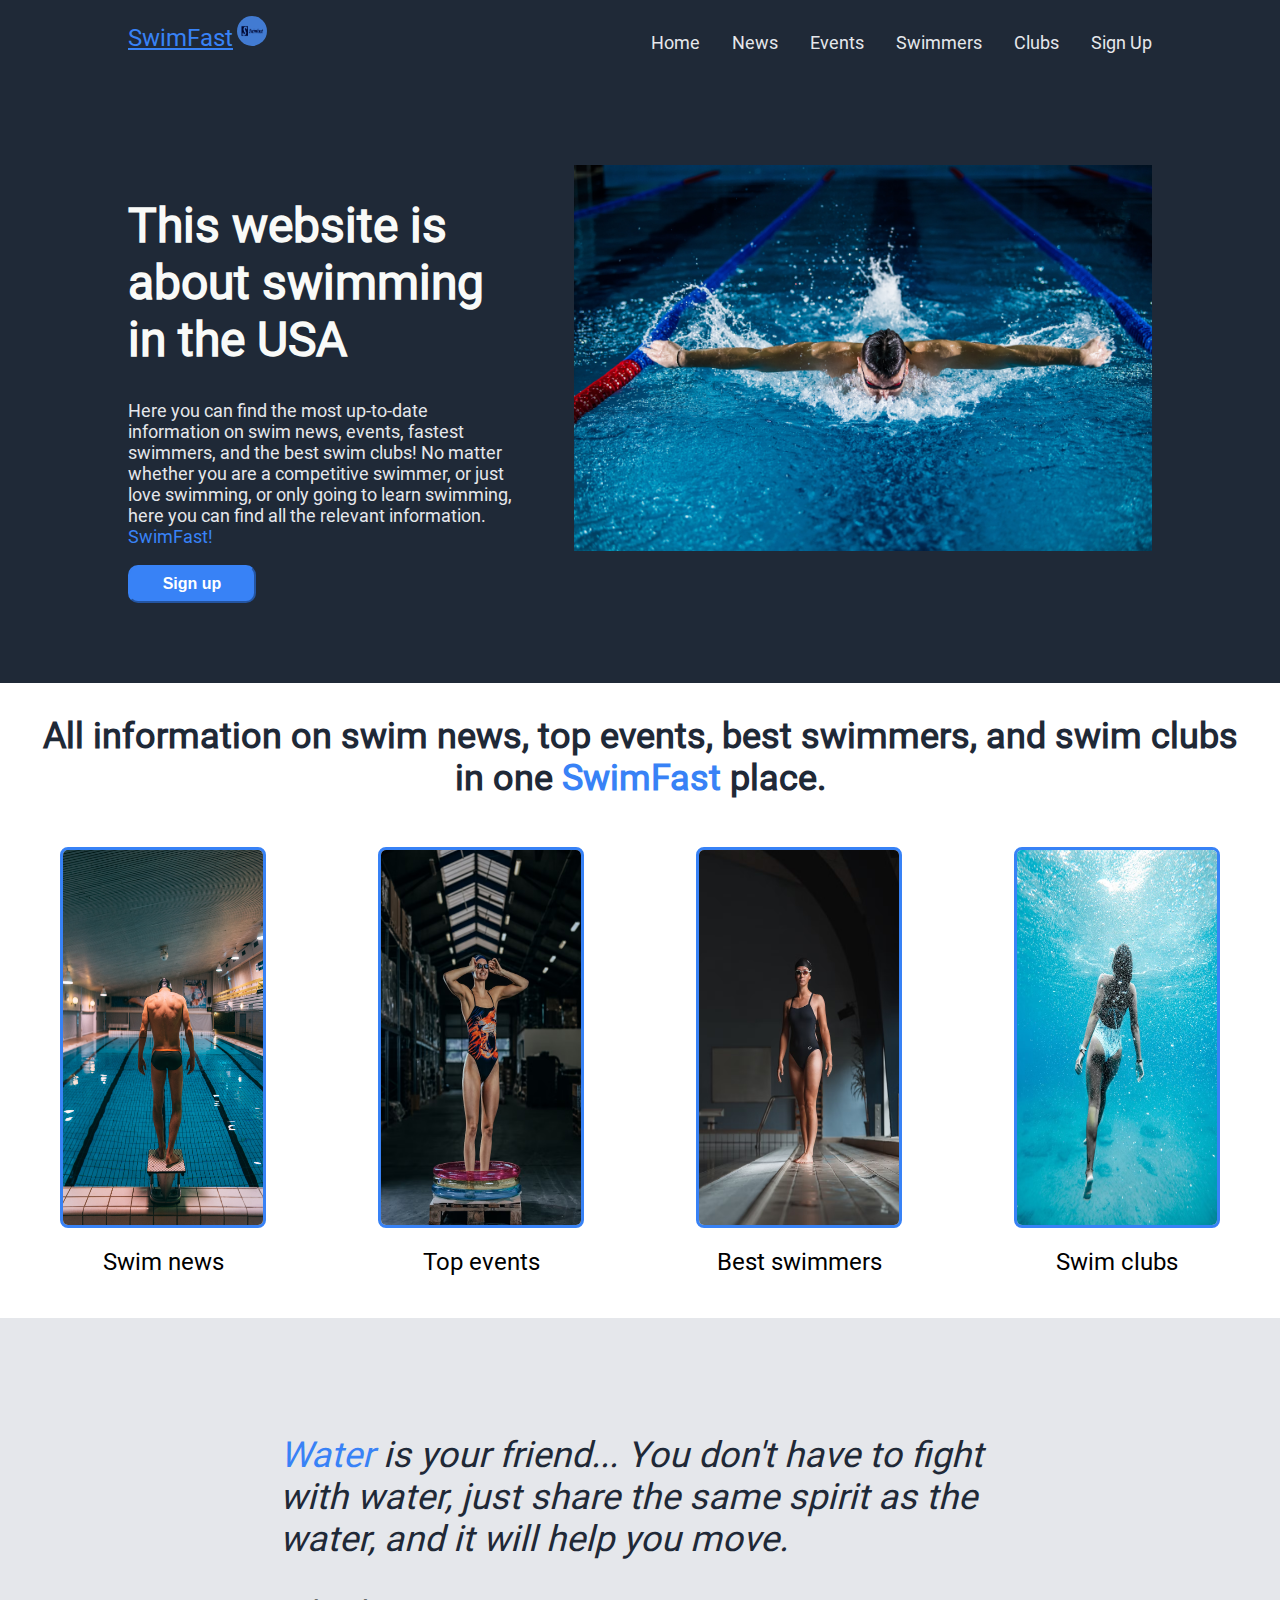
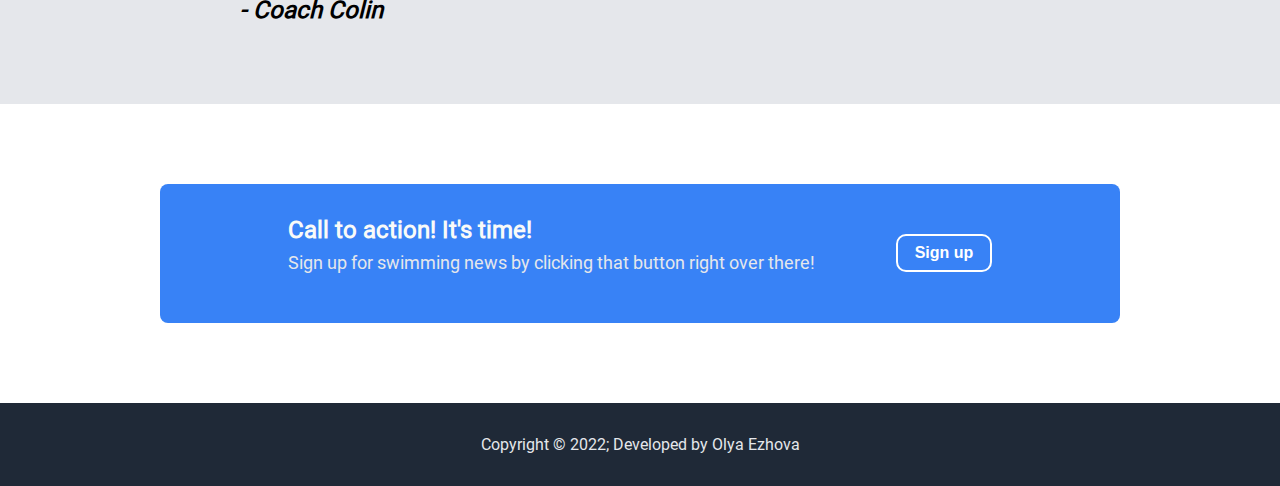
<file: index.html>
<!DOCTYPE html>
<html lang="en">

<head>
  <meta charset="UTF-8" />
  <meta http-equiv="X-UA-Compatible" content="IE=edge" />
  <meta name="viewport" content="width=device-width, initial-scale=1.0" />
  <link rel="title icon" type="image/jpeg" href="images/SwimFast-logos.jpeg" />
  <title>SwimFast</title>
  <link rel="stylesheet" href="css/shared.css" />
  <link rel="stylesheet" href="css/index.css" />
</head>

<body>
  <header>
    <div id="logo">
      <a href="index.html">SwimFast</a>
      <img src="images/SwimFast-logos.jpeg" alt="Swimming logo SwimFast">
    </div>
    <menu>
      <li><a href="index.html">Home</a></li>
      <li><a href="pages/news.html">News</a></li>
      <li><a href="pages/events.html">Events</a></li>
      <li><a href="pages/swimmers.html">Swimmers</a></li>
      <li><a href="pages/clubs.html">Clubs</a></li>
      <li><a href="pages/signup.html">Sign Up</a></li>
    </menu>
  </header>

  <main>
    <aside>
      <div class="description-text">
        <h1>This website is about swimming in the USA</h1>
        <p class="subtext">
          Here you can find the most up-to-date information on swim news, events,
          fastest swimmers, and the best swim clubs!
          No matter whether you are a competitive swimmer,
          or just love swimming, or only
          going to learn swimming, here you can find all the relevant
          information. <span>SwimFast!</span>
        </p>
        <button class="sign-up" onclick="window.open('pages/signup.html')">Sign up</button>
      </div>
      <div class="description-image">
        <img src="images/intro-swimming.jpg" alt="A picture of a man swimming in the swimming pool">
      </div>
    </aside>

    <section class="main-section">
      <h2>All information on swim news, top events,
        best swimmers, and swim clubs in one <span>SwimFast</span> place.
      </h2>
      <div class="gallery">
        <figure class="gallery-item">
          <a href="pages/news.html">
            <img src="images/gallery-item-one.jpg" alt="A picture of a man on the stand at a pool">
          </a>
          <figcaption>Swim news</figcaption>
        </figure>
        <figure class="gallery-item">
          <a href="pages/events.html">
            <img src="images/gallery-item-two.jpg" alt="A picture of a woman on the stand at a pool">
            <a href="pages/swimmers.html"></a>
            <figcaption>Top events</figcaption>
        </figure>
        <figure class="gallery-item">
          <a href="pages/swimmers.html">
            <img src="images/gallery-item-three.jpg" alt="A picture of a woman on the stand at a pool">
          </a>
          <figcaption>Best swimmers</figcaption>
        </figure>
        <figure class="gallery-item">
          <a href="pages/clubs.html">
            <img src="images/gallery-item-four.jpg" alt="A picture of a woman diving in water">
          </a>
          <figcaption>Swim clubs</figcaption>
        </figure>
      </div>
    </section>

    <section class="citation">
      <blockquote>
        <span>Water</span> is your friend... You don't have to fight with water,
        just share the same spirit as the water, and it will help you move.
      </blockquote>
      <cite>- Coach Colin</cite>
    </section>

    <section class="action">
      <div class="action-text">
        <div>Call to action! It's time!</div>
        <p class="subtext">Sign up for swimming news by clicking that button right over there!</p>
      </div>
      <button class="action-button" onclick="window.open('pages/signup.html')">Sign up</button>
    </section>
  </main>
  
  <footer>
    <div>Copyright &copy 2022; Developed by Olya Ezhova</div>
  </footer>
</body>

</html>
</file>
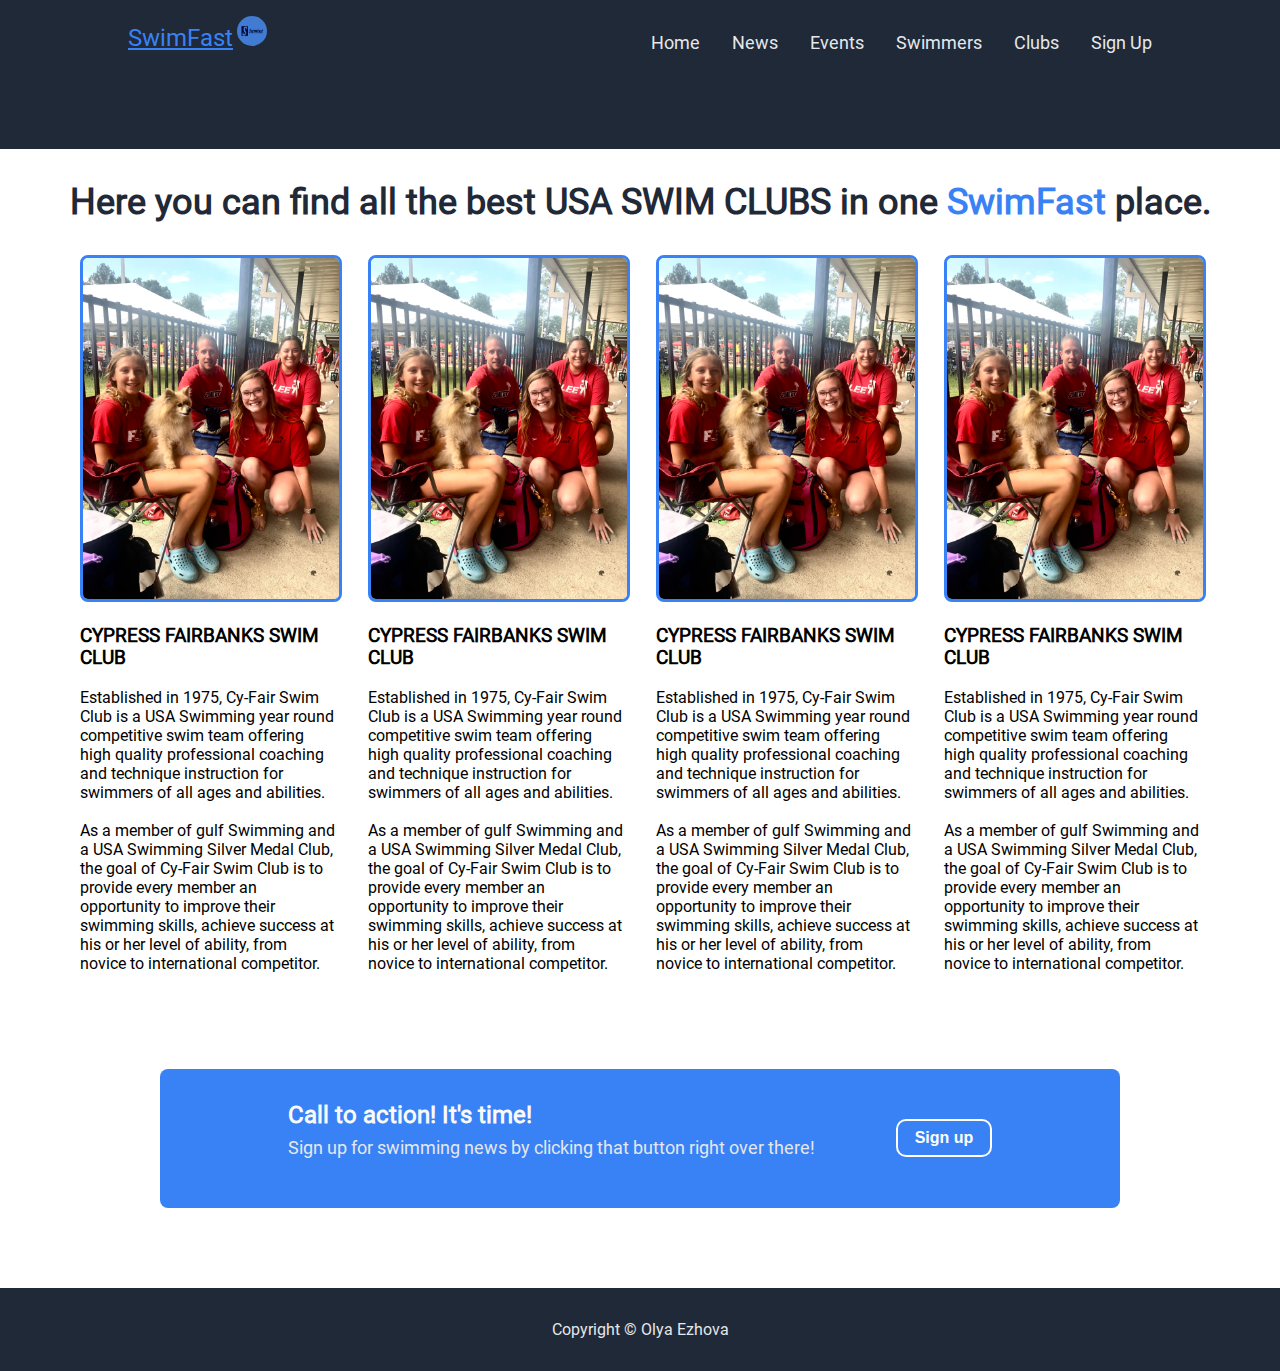
<file: pages/clubs.html>
<!DOCTYPE html>
<html lang="en">

<head>
    <meta charset="UTF-8" />
    <meta http-equiv="X-UA-Compatible" content="IE=edge" />
    <meta name="viewport" content="width=device-width, initial-scale=1.0" />
    <title>CSS Assignment</title>
    <link rel="stylesheet" href="../css/shared.css" />
    <link rel="stylesheet" href="../css/clubs.css" />
</head>

<body>
    <header>
        <div id="logo">
            <a href="../index.html">SwimFast</a>
            <img src="../images/SwimFast-logos.jpeg" alt="Swimming logo SwimFast">
        </div>
        <menu>
            <li><a href="../index.html">Home</a></li>
            <li><a href="news.html">News</a></li>
            <li><a href="events.html">Events</a></li>
            <li><a href="swimmers.html">Swimmers</a></li>
            <li><a href="clubs.html">Clubs</a></li>
            <li><a href="signup.html">Sign Up</a></li>
        </menu>
    </header>

    <main>
        <section class="main">
            <h2>Here you can find all the best USA SWIM CLUBS in one <span>SwimFast</span> place.</h2>
            <div class="clubs">
                <article>
                    <img src="../images/clubs1.jpg" alt="A picture of swimmers sitting on chairs">
                    <h3>Cypress Fairbanks Swim Club</h3>
                    <p>Established in 1975, Cy-Fair Swim Club is a USA Swimming year round competitive
                        swim team offering high quality professional coaching and technique instruction
                        for swimmers of all ages and abilities. <br><br>
                        As a member of gulf Swimming and a USA Swimming Silver Medal Club,
                        the goal of Cy-Fair Swim Club is to provide every member an opportunity
                        to improve their swimming skills, achieve success at his or her level of ability,
                        from novice to international competitor.
                    </p>
                </article>
                <article>
                    <img src="../images/clubs1.jpg" alt="A picture of swimmers sitting on chairs">
                    <h3>Cypress Fairbanks Swim Club</h3>
                    <p>Established in 1975, Cy-Fair Swim Club is a USA Swimming year round competitive
                        swim team offering high quality professional coaching and technique instruction
                        for swimmers of all ages and abilities. <br><br>
                        As a member of gulf Swimming and a USA Swimming Silver Medal Club,
                        the goal of Cy-Fair Swim Club is to provide every member an opportunity
                        to improve their swimming skills, achieve success at his or her level of ability,
                        from novice to international competitor.
                    </p>
                </article>
                <article>
                    <img src="../images/clubs1.jpg" alt="A picture of swimmers sitting on chairs">
                    <h3>Cypress Fairbanks Swim Club</h3>
                    <p>Established in 1975, Cy-Fair Swim Club is a USA Swimming year round competitive
                        swim team offering high quality professional coaching and technique instruction
                        for swimmers of all ages and abilities. <br><br>
                        As a member of gulf Swimming and a USA Swimming Silver Medal Club,
                        the goal of Cy-Fair Swim Club is to provide every member an opportunity
                        to improve their swimming skills, achieve success at his or her level of ability,
                        from novice to international competitor.
                    </p>
                </article>
                <article>
                    <img src="../images/clubs1.jpg" alt="A picture of swimmers sitting on chairs">
                    <h3>Cypress Fairbanks Swim Club</h3>
                    <p>Established in 1975, Cy-Fair Swim Club is a USA Swimming year round competitive
                        swim team offering high quality professional coaching and technique instruction
                        for swimmers of all ages and abilities. <br><br>
                        As a member of gulf Swimming and a USA Swimming Silver Medal Club,
                        the goal of Cy-Fair Swim Club is to provide every member an opportunity
                        to improve their swimming skills, achieve success at his or her level of ability,
                        from novice to international competitor.
                    </p>
                </article>
            </div>
        </section>

        <section class="action">
            <div class="action-text">
                <div>Call to action! It's time!</div>
                <p class="subtext">Sign up for swimming news by clicking that button right over there!</p>
            </div>
            <button class="action-button" onclick="window.open('./signup.html')">Sign up</button>
        </section>

    </main>
    <footer>
        <div>Copyright &copy; Olya Ezhova</div>
    </footer>
</body>

</html>
</file>
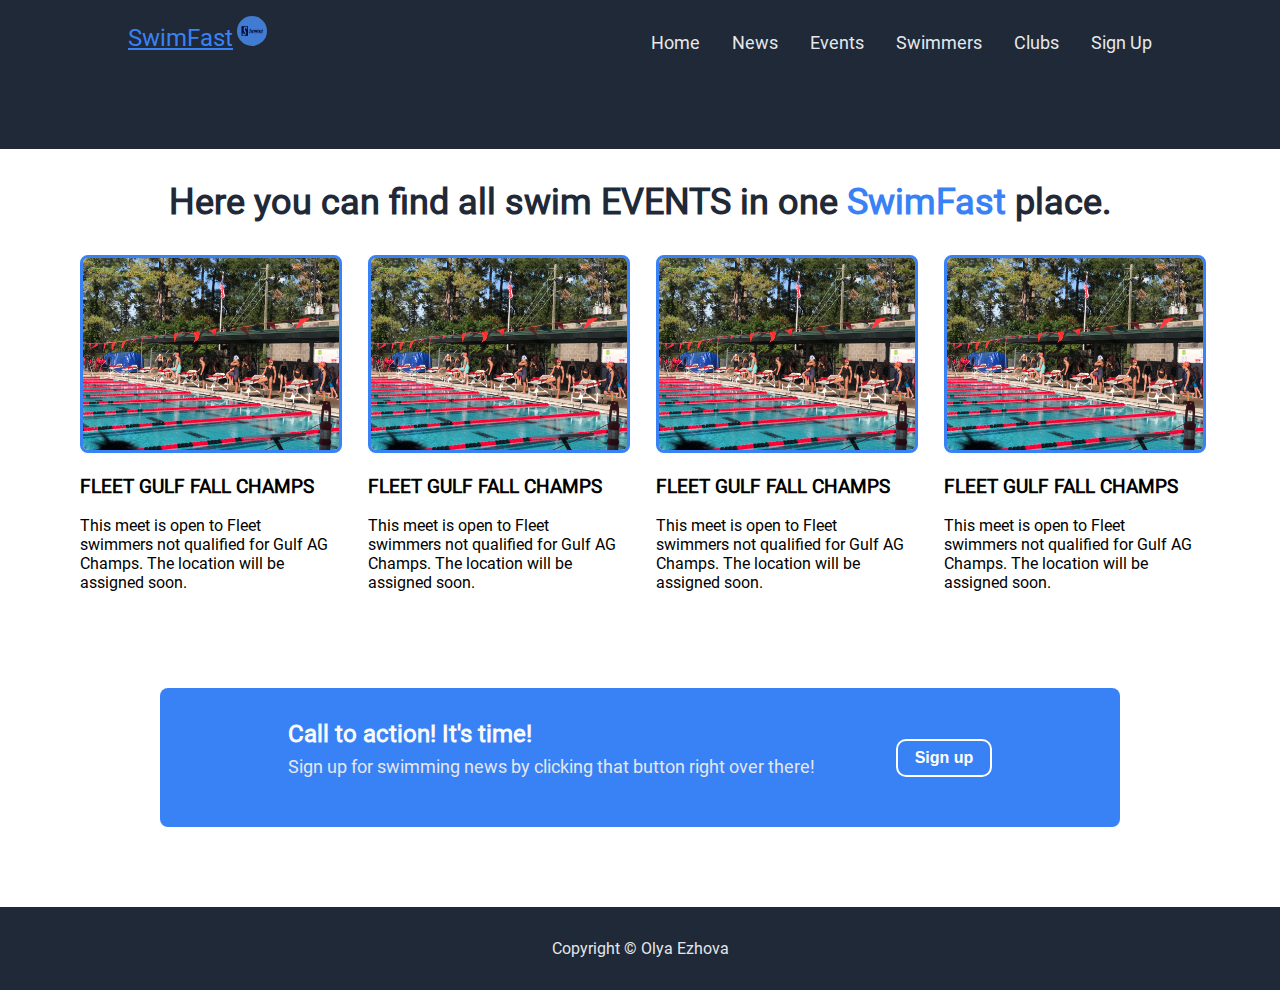
<file: pages/events.html>
<!DOCTYPE html>
<html lang="en">

<head>
    <meta charset="UTF-8" />
    <meta http-equiv="X-UA-Compatible" content="IE=edge" />
    <meta name="viewport" content="width=device-width, initial-scale=1.0" />
    <title>CSS Assignment</title>
    <link rel="stylesheet" href="../css/shared.css" />
    <link rel="stylesheet" href="../css/events.css" />
</head>

<body>
    <header>
        <div id="logo">
            <a href="../index.html">SwimFast</a>
            <img src="../images/SwimFast-logos.jpeg" alt="Swimming logo SwimFast">
        </div>
        <menu>
            <li><a href="../index.html">Home</a></li>
            <li><a href="news.html">News</a></li>
            <li><a href="events.html">Events</a></li>
            <li><a href="swimmers.html">Swimmers</a></li>
            <li><a href="clubs.html">Clubs</a></li>
            <li><a href="signup.html">Sign Up</a></li>
        </menu>
    </header>

    <main>
        <section class="main">
            <h2>Here you can find all swim EVENTS in one <span>SwimFast</span> place.</h2>
            <div class="events">
                <article>
                    <img src="../images/events1.jpg" alt="A picture of a swimming pool">
                    <h3>Fleet Gulf Fall Champs</h3>
                    <p>This meet is open to Fleet swimmers not qualified for Gulf AG Champs.
                        The location will be assigned soon.
                    </p>
                </article>
                <article>
                    <img src="../images/events1.jpg" alt="A picture of a swimming pool">
                    <h3>Fleet Gulf Fall Champs</h3>
                    <p>This meet is open to Fleet swimmers not qualified for Gulf AG Champs.
                        The location will be assigned soon.
                    </p>
                </article>
                <article>
                    <img src="../images/events1.jpg" alt="A picture of a swimming pool">
                    <h3>Fleet Gulf Fall Champs</h3>
                    <p>This meet is open to Fleet swimmers not qualified for Gulf AG Champs.
                        The location will be assigned soon.
                    </p>
                </article>
                <article>
                    <img src="../images/events1.jpg" alt="A picture of a swimming pool">
                    <h3>Fleet Gulf Fall Champs</h3>
                    <p>This meet is open to Fleet swimmers not qualified for Gulf AG Champs.
                        The location will be assigned soon.
                    </p>
                </article>
            </div>
        </section>

        <section class="action">
            <div class="action-text">
                <div>Call to action! It's time!</div>
                <p class="subtext">Sign up for swimming news by clicking that button right over there!</p>
            </div>
            <button class="action-button" onclick="window.open('./signup.html')">Sign up</button>
        </section>

    </main>
    <footer>
        <div>Copyright &copy; Olya Ezhova</div>
    </footer>
</body>

</html>
</file>
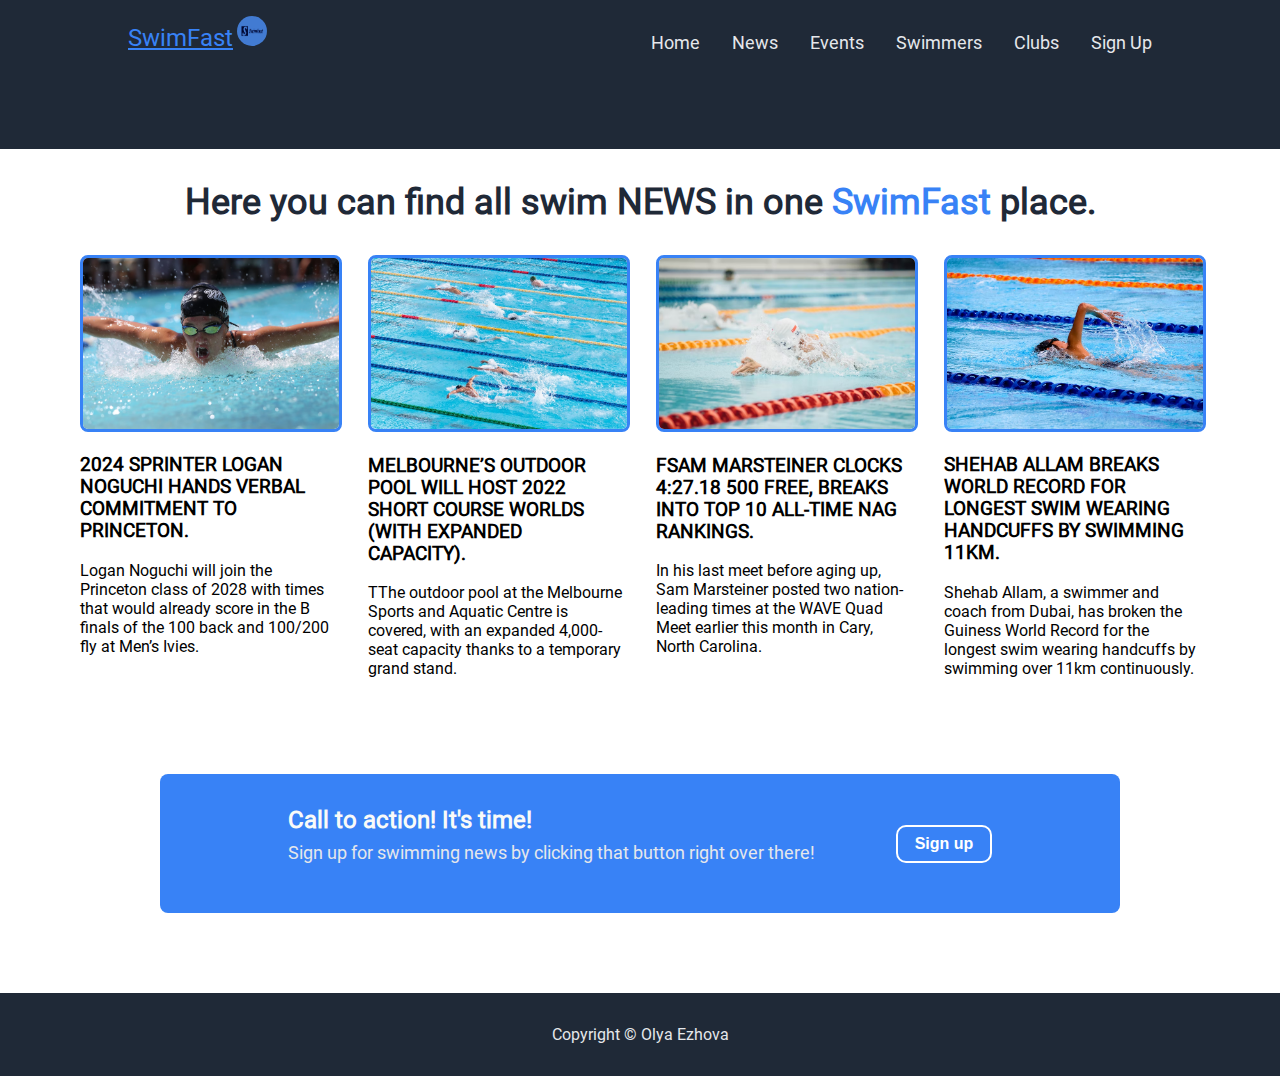
<file: pages/news.html>
<!DOCTYPE html>
<html lang="en">

<head>
    <meta charset="UTF-8" />
    <meta http-equiv="X-UA-Compatible" content="IE=edge" />
    <meta name="viewport" content="width=device-width, initial-scale=1.0" />
    <title>CSS Assignment</title>
    <link rel="stylesheet" href="../css/shared.css" />
    <link rel="stylesheet" href="../css/news.css" />
</head>

<body>
    <header>
        <div id="logo">
            <a href="../index.html">SwimFast</a>
            <img src="../images/SwimFast-logos.jpeg" alt="Swimming logo SwimFast">
        </div>
        <menu>
            <li><a href="../index.html">Home</a></li>
            <li><a href="news.html">News</a></li>
            <li><a href="events.html">Events</a></li>
            <li><a href="swimmers.html">Swimmers</a></li>
            <li><a href="clubs.html">Clubs</a></li>
            <li><a href="signup.html">Sign Up</a></li>
        </menu>
    </header>

    <main>
        <section class="main">
            <h2>Here you can find all swim NEWS in one <span>SwimFast</span> place.</h2>
            <div class="news">
                <article>
                    <img src="../images/news1.jpg" alt="A picture of a man swimming in a pool">
                    <h3>
                        2024 SPRINTER LOGAN NOGUCHI HANDS VERBAL COMMITMENT TO PRINCETON.</h3>
                    <p>Logan Noguchi will join the Princeton class of 2028 with times that would already
                        score in the B finals of the 100 back and 100/200 fly at Men’s Ivies.
                    </p>
                </article>
                <article>
                    <img src="../images/news2.jpg" alt="A picture of swimmers swimming in a pool">
                    <h3>MELBOURNE’S OUTDOOR POOL WILL HOST 2022 SHORT COURSE WORLDS (WITH EXPANDED CAPACITY).</h3>
                    <p>TThe outdoor pool at the Melbourne Sports and Aquatic Centre is covered, with
                        an expanded 4,000-seat capacity thanks to a temporary grand stand.
                    </p>
                </article>
                <article>
                    <img src="../images/news3.jpg" alt="A picture of swimmers swimming in a pool">
                    <h3>FSAM MARSTEINER CLOCKS 4:27.18 500 FREE, BREAKS INTO TOP 10 ALL-TIME NAG RANKINGS.</h3>
                    <p>In his last meet before aging up, Sam Marsteiner posted two nation-leading times at
                        the WAVE Quad Meet earlier this month in Cary, North Carolina.
                    </p>
                </article>
                <article>
                    <img src="../images/news4.jpg" alt="A picture of a man swimming in a pool">
                    <h3>
                        SHEHAB ALLAM BREAKS WORLD RECORD FOR LONGEST SWIM WEARING HANDCUFFS BY SWIMMING 11KM.</h3>
                    <p>Shehab Allam, a swimmer and coach from Dubai, has broken the Guiness World Record
                        for the longest swim wearing handcuffs by swimming over 11km continuously.
                    </p>
                </article>
            </div>
        </section>

        <section class="action">
            <div class="action-text">
                <div>Call to action! It's time!</div>
                <p class="subtext">Sign up for swimming news by clicking that button right over there!</p>
            </div>
            <button class="action-button" onclick="window.open('./signup.html')">Sign up</button>
        </section>
    </main>
    <footer>
        <div>Copyright &copy; Olya Ezhova</div>
    </footer>
</body>

</html>
</file>
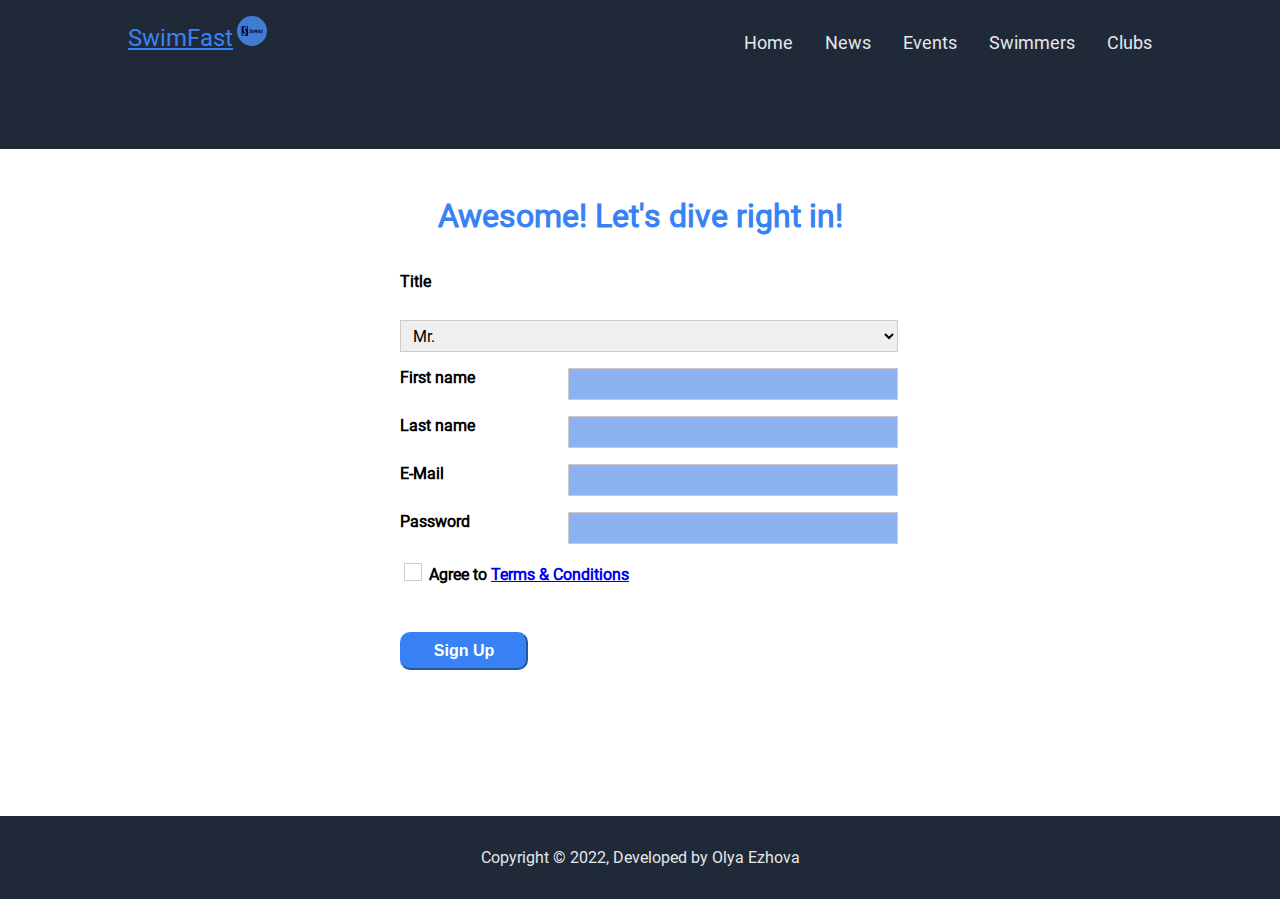
<file: pages/signup.html>
<!DOCTYPE html>
<html lang="en">

<head>
    <meta charset="UTF-8" />
    <meta http-equiv="X-UA-Compatible" content="IE=edge" />
    <meta name="viewport" content="width=device-width, initial-scale=1.0" />
    <title>SwimFast</title>
    <link rel="stylesheet" href="../css/shared.css" />
    <link rel="stylesheet" href="../css/signup.css" />
</head>
<header>
    <div id="logo">
        <a href="../index.html">SwimFast</a>
        <img src="../images/SwimFast-logos.jpeg" alt="Swimming logo SwimFast">
    </div>
    <menu>
        <li><a href="../index.html">Home</a></li>
        <li><a href="news.html">News</a></li>
        <li><a href="events.html">Events</a></li>
        <li><a href="swimmers.html">Swimmers</a></li>
        <li><a href="clubs.html">Clubs</a></li>
    </menu>
</header>
<main class="signup-page">
    <h1 class="signup-title">Awesome! Let's dive right in!</h1>
    <form action="../index.html" class="signup-form">
        <label for="title">Title</label>
        <select id="title">
            <option value="mr">Mr.</option>
            <option value="ms">Ms.</option>
        </select>
        <label for="first-name">First name</label>
        <input type="text" id="first-name" required>
        <label for="last-name">Last name</label>
        <input type="text" id="last-name" required>
        <label for="email">E-Mail</label>
        <input type="email" id="email" required>
        <label for="password">Password</label>
        <input type="password" id="password" required>
        <div class="signup-form__checkbox">
            <input type="checkbox" id="agree-terms" required>
            <label for="agree-terms">Agree to
                <a href="#">Terms &amp; Conditions</a>
            </label>
        </div>
        <button type="submit" class="button">Sign Up</button>
    </form>
</main>
<footer>
    <div>Copyright &copy; 2022, Developed by Olya Ezhova</div>
</footer>
</body>

</html>
</file>
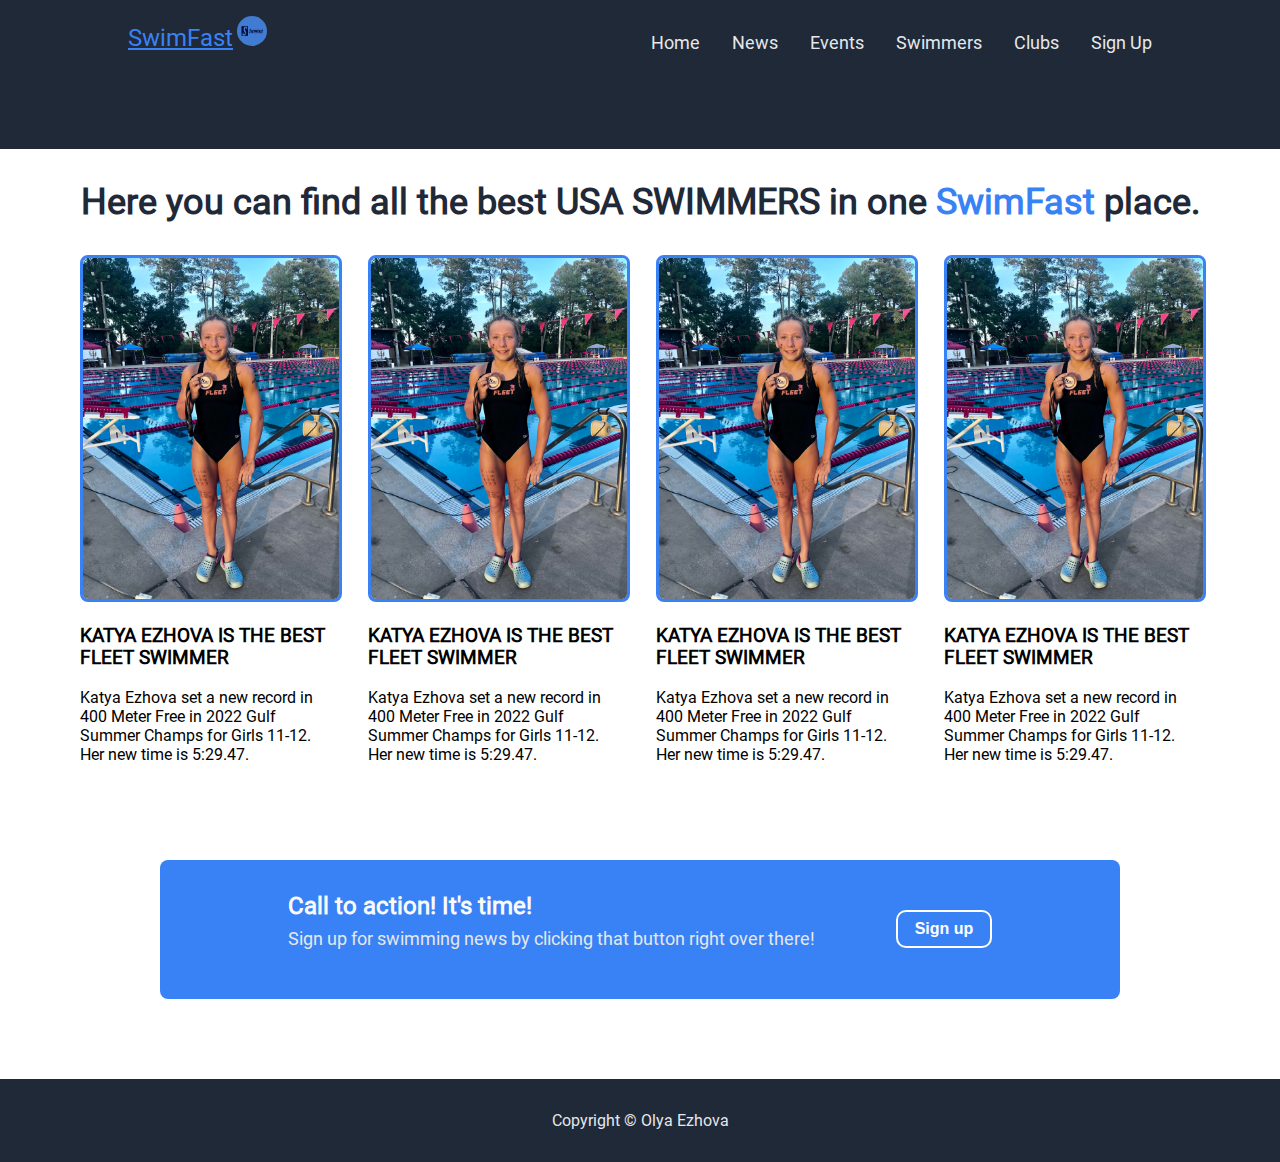
<file: pages/swimmers.html>
<!DOCTYPE html>
<html lang="en">

<head>
    <meta charset="UTF-8" />
    <meta http-equiv="X-UA-Compatible" content="IE=edge" />
    <meta name="viewport" content="width=device-width, initial-scale=1.0" />
    <title>CSS Assignment</title>
    <link rel="stylesheet" href="../css/shared.css" />
    <link rel="stylesheet" href="../css/swimmers.css" />
</head>

<body>
    <header>
        <div id="logo">
            <a href="../index.html">SwimFast</a>
            <img src="../images/SwimFast-logos.jpeg" alt="Swimming logo SwimFast">
        </div>
        <menu>
            <li><a href="../index.html">Home</a></li>
            <li><a href="news.html">News</a></li>
            <li><a href="events.html">Events</a></li>
            <li><a href="swimmers.html">Swimmers</a></li>
            <li><a href="clubs.html">Clubs</a></li>
            <li><a href="signup.html">Sign Up</a></li>
        </menu>
    </header>

    <main>
        <section class="main">
            <h2>Here you can find all the best USA SWIMMERS in one <span>SwimFast</span> place.</h2>
            <div class="swimmers">
                <article>
                    <img src="../images/swimmers1.jpg" alt="A picture of a girl on the swimming deck">
                    <h3>Katya Ezhova is the best Fleet swimmer</h3>
                    <p>Katya Ezhova set a new record in 400 Meter Free in 2022 Gulf Summer Champs for Girls 11-12.
                        Her new time is 5:29.47.
                    </p>
                </article>
                <article>
                    <img src="../images/swimmers1.jpg" alt="A picture of a girl on the swimming deck">
                    <h3>Katya Ezhova is the best Fleet swimmer</h3>
                    <p>Katya Ezhova set a new record in 400 Meter Free in 2022 Gulf Summer Champs for Girls 11-12.
                        Her new time is 5:29.47.
                    </p>
                </article>
                <article>
                    <img src="../images/swimmers1.jpg" alt="A picture of a girl on the swimming deck">
                    <h3>Katya Ezhova is the best Fleet swimmer</h3>
                    <p>Katya Ezhova set a new record in 400 Meter Free in 2022 Gulf Summer Champs for Girls 11-12.
                        Her new time is 5:29.47.
                    </p>
                </article>
                <article>
                    <img src="../images/swimmers1.jpg" alt="A picture of a girl on the swimming deck">
                    <h3>Katya Ezhova is the best Fleet swimmer</h3>
                    <p>Katya Ezhova set a new record in 400 Meter Free in 2022 Gulf Summer Champs for Girls 11-12.
                        Her new time is 5:29.47.
                    </p>
                </article>
            </div>
        </section>

        <section class="action">
            <div class="action-text">
                <div>Call to action! It's time!</div>
                <p class="subtext">Sign up for swimming news by clicking that button right over there!</p>
            </div>
            <button class="action-button" onclick="window.open('./signup.html')">Sign up</button>
        </section>

    </main>
    <footer>
        <div>Copyright &copy; Olya Ezhova</div>
    </footer>
</body>

</html>
</file>
<file: css/shared.css>
@font-face {
    font-family: 'Roboto';
    src:  url(../fonts/Roboto-Regular.ttf) format('truetype');
  }

* {
    box-sizing: content-box;
}

body {
    margin: 0;
    font-family: Roboto;
}

header,aside {
    background: #1F2937;
    color: #E5E7EB;
    padding: 1rem 8rem 5rem 8rem;
}

header {
    display: flex;
    justify-content: space-between;
}

menu {
    display: flex;
    justify-content: flex-start;
    gap: 2rem;
}

menu li {
    list-style: none;
}

menu li a {
    text-decoration: none;
    color: #E5E7EB;
    font-size: 18px; 
}

menu a:hover {
    color: #3882F6;
}

#logo a, #logo a:visited {
    color: #3882F6;
    font-size: 24px;
}

#logo img {
    width: 30px;
    height: 30px;
    border-radius: 50%;
}

aside {
    display: flex;
    justify-content: space-between;
    gap: 60px;
}

.description-text {
    flex: 40%;
}

.description-text h1 {
    color: #F9FAF8;
    font-size: 48px;
    font-weight: 800;
}

.subtext {
    color: #E5E7EB;
    font-size: 18px;
}

.description-image {
    flex: 60%;
}

.description-image:hover {
    transform: scale(1.05);
}

aside img {
    width: 100%;
    max-width: 800px;
    min-width: 400px;
    height: auto;
}

.gallery img {
    margin-bottom: 1rem;
}

.gallery img:hover {
    transform: scale(1.1);
}

button.sign-up {
    font-size: 1rem;
    font-weight: 800;
    color: white;
    background: #3882F6;
    border-color: #3882F6;
    height: 2rem;
    width: 7rem;
    border-radius: 10px;
    cursor: pointer;
}

span {
    color: #3882F6;
}

.action {
    display: flex;
    justify-content: space-between;
    gap: 20px;
    background: #3882F6;
    margin: 5rem 10rem;
    padding: 2rem 8rem;
    border-radius: 8px;
}

.action-text {
    align-self: center;
}

.action-text div {
    color: #F9FAF8;
    font-size: 1.5rem;
    font-weight: bolder;
}

.action-text p {
    margin-top: 0.5rem;
}

button.action-button {
    font-size: 1rem;
    font-weight: 800;
    color: white;
    background: #3882F6;
    border: 2px solid white;
    border-radius: 10px;
    height: 2rem;
    width: 5rem;
    align-self: center;
    cursor: pointer;
}

footer {
    background: #1F2937;
    color: #E5E7EB;
    text-align: center;
    padding: 2rem;
}

@media all and (max-width: 1200px) {
    aside {
        display: flex;
        flex-direction: column;
    }
}

@media all and (max-width: 800px) {
    menu {
        display: flex;
        flex-direction: column;
        gap: 1rem;
    }
    .action {
        display: flex;
        flex-direction: column;
        margin: 5rem 5rem;
        padding: 2rem 5rem;
    }
}
</file>
<file: css/index.css>
.main-section h2 {
    font-size: 36px;
    font-weight: 800;
    color: #1F2937;
    text-align: center;
    margin: 2rem;
}
.gallery {
    display: flex;
    flex-wrap: wrap;
    justify-content: center;
    gap: 2rem;
}
.gallery img {
    height: 100%;
    width: auto;
    max-width: 200px;
    border: 3px solid #3882F6;
    border-radius: 8px;
}
.gallery img:hover {
    opacity: 0.5;
}
figcaption {
    text-align: center;
    font-size: 1.5rem;
}
.citation {
    background: #E5E7EB;
    padding: 5rem 15rem;
    margin: 5rem 0;
}
.citation blockquote {
    font-size: 36px;
    font-weight: 200;
    font-style: italic;
    color: #1F2937;
}
span {
    color: #3882F6;
}
.citation cite {
    font-weight: 800;
    font-size: 1.5rem;
    text-align: end;
}
@media all and (max-width: 800px) {
    .citation {
        padding: 5rem 5rem;
    }
}
</file>
<file: css/clubs.css>
.main h2 {
    font-size: 36px;
    font-weight: 800;
    color: #1F2937;
    text-align: center;
    margin: 2rem;
}
.clubs {
    display: flex;
    flex-wrap: wrap;
    justify-content: center;
    gap: 2rem;
}
.clubs h3 {
    text-transform: uppercase;
}
.clubs article {
    width: 20%;
}
.clubs img {
    height: auto;
    width: 100%;
    border: 3px solid #3882F6;
    border-radius: 8px;
}
.clubs img:hover {
    opacity: 0.5;
}
.action {
    margin-top: 5rem;
}
</file>
<file: css/events.css>
.main h2 {
    font-size: 36px;
    font-weight: 800;
    color: #1F2937;
    text-align: center;
    margin: 2rem;
}
.events {
    display: flex;
    flex-wrap: wrap;
    justify-content: center;
    gap: 2rem;
}
.events h3 {
    text-transform: uppercase;
}
.events article {
    width: 20%;
}
.events img {
    height: auto;
    width: 100%;
    border: 3px solid #3882F6;
    border-radius: 8px;
}
.events img:hover {
    opacity: 0.5;
}
.action {
    margin-top: 5rem;
}
</file>
<file: css/news.css>
.main h2 {
    font-size: 36px;
    font-weight: 800;
    color: #1F2937;
    text-align: center;
    margin: 2rem;
}
.news {
    display: flex;
    flex-wrap: wrap;
    justify-content: center;
    gap: 2rem;
}
.news h3 {
    text-transform: uppercase;
}
.news article {
    width: 20%;
}
.news img {
    height: auto;
    width: 100%;
    border: 3px solid #3882F6;
    border-radius: 8px;
}
.news img:hover {
    opacity: 0.5;
}
.action {
    margin-top: 5rem;
}
</file>
<file: css/signup.css>
main {
    margin-top: 3rem;
    margin-bottom: 10rem;
}

.signup-title {
    text-align: center;
    color: #3882F6;
}

.signup-form {
    padding: 1rem;
    display: grid;
    grid-auto-rows: 2rem;
    grid-row-gap: 0.5rem;
}

.signup-form label {
    font-weight: bold;
}

.signup-form label,
.signup-form input,
.signup-form select {
    display: block;
    width: 100%;
}

/* .signup-form input[type="checkbox"] */
.signup-form input[id*="terms"],
.signup-form input[id*="terms"] + label {
    display: inline-block;
    width: auto;
    vertical-align: bottom;
}

.signup-form input:not([type="checkbox"]),
.signup-form select {
    border: 1px solid #ccc;
    padding: 0.2rem 0.5rem;
    font: inherit;
}

.signup-form input:focus,
.signup-form select:focus {
    outline: none;
    background: #d8f3df;
    border-color: #2ddf5c;
}

.signup-form input[type="checkbox"] {
    border: 1px solid #ccc;
    background: white;
    width: 1rem;
    height: 1rem;
    -webkit-appearance: none;
    -moz-appearance: none;
    appearance: none;
}

.signup-form input[type="checkbox"]:checked {
    background: #2ddf5c;
    border: #0e4f1f;
}

.signup-form input.invalid,
.signup-form select.invalid,
.signup-form :invalid {
    border-color: #3882F6;
    background: #8cb3f0;
}

.signup-form button[type="submit"] {
    font-size: 1rem;
    font-weight: 800;
    color: white;
    background: #3882F6;
    border-color: #3882F6;
    height: 2rem;
    width: 7rem;
    border-radius: 10px;
    margin-top: 1.5rem;
    cursor: pointer;
}

@media (min-width: 40rem) {
    .signup-form {
        margin: auto;
        width: 30rem;
        grid-template-columns: 10rem auto;
        grid-row-gap: 1rem;
        grid-column-gap: 0.5rem;
    }

    .signup-form [id="title"] {
        grid-column: span 2;
    }

    .signup-form__checkbox {
        grid-column: span 2;
    }
}
</file>
<file: css/swimmers.css>
.main h2 {
    font-size: 36px;
    font-weight: 800;
    color: #1F2937;
    text-align: center;
    margin: 2rem;
}
.swimmers {
    display: flex;
    flex-wrap: wrap;
    justify-content: center;
    gap: 2rem;
}
.swimmers h3 {
    text-transform: uppercase;
}
.swimmers article {
    width: 20%;
}
.swimmers img {
    height: auto;
    width: 100%;
    border: 3px solid #3882F6;
    border-radius: 8px;
}
.swimmers img:hover {
    opacity: 0.5;
}
.action {
    margin-top: 5rem;
}
</file>
